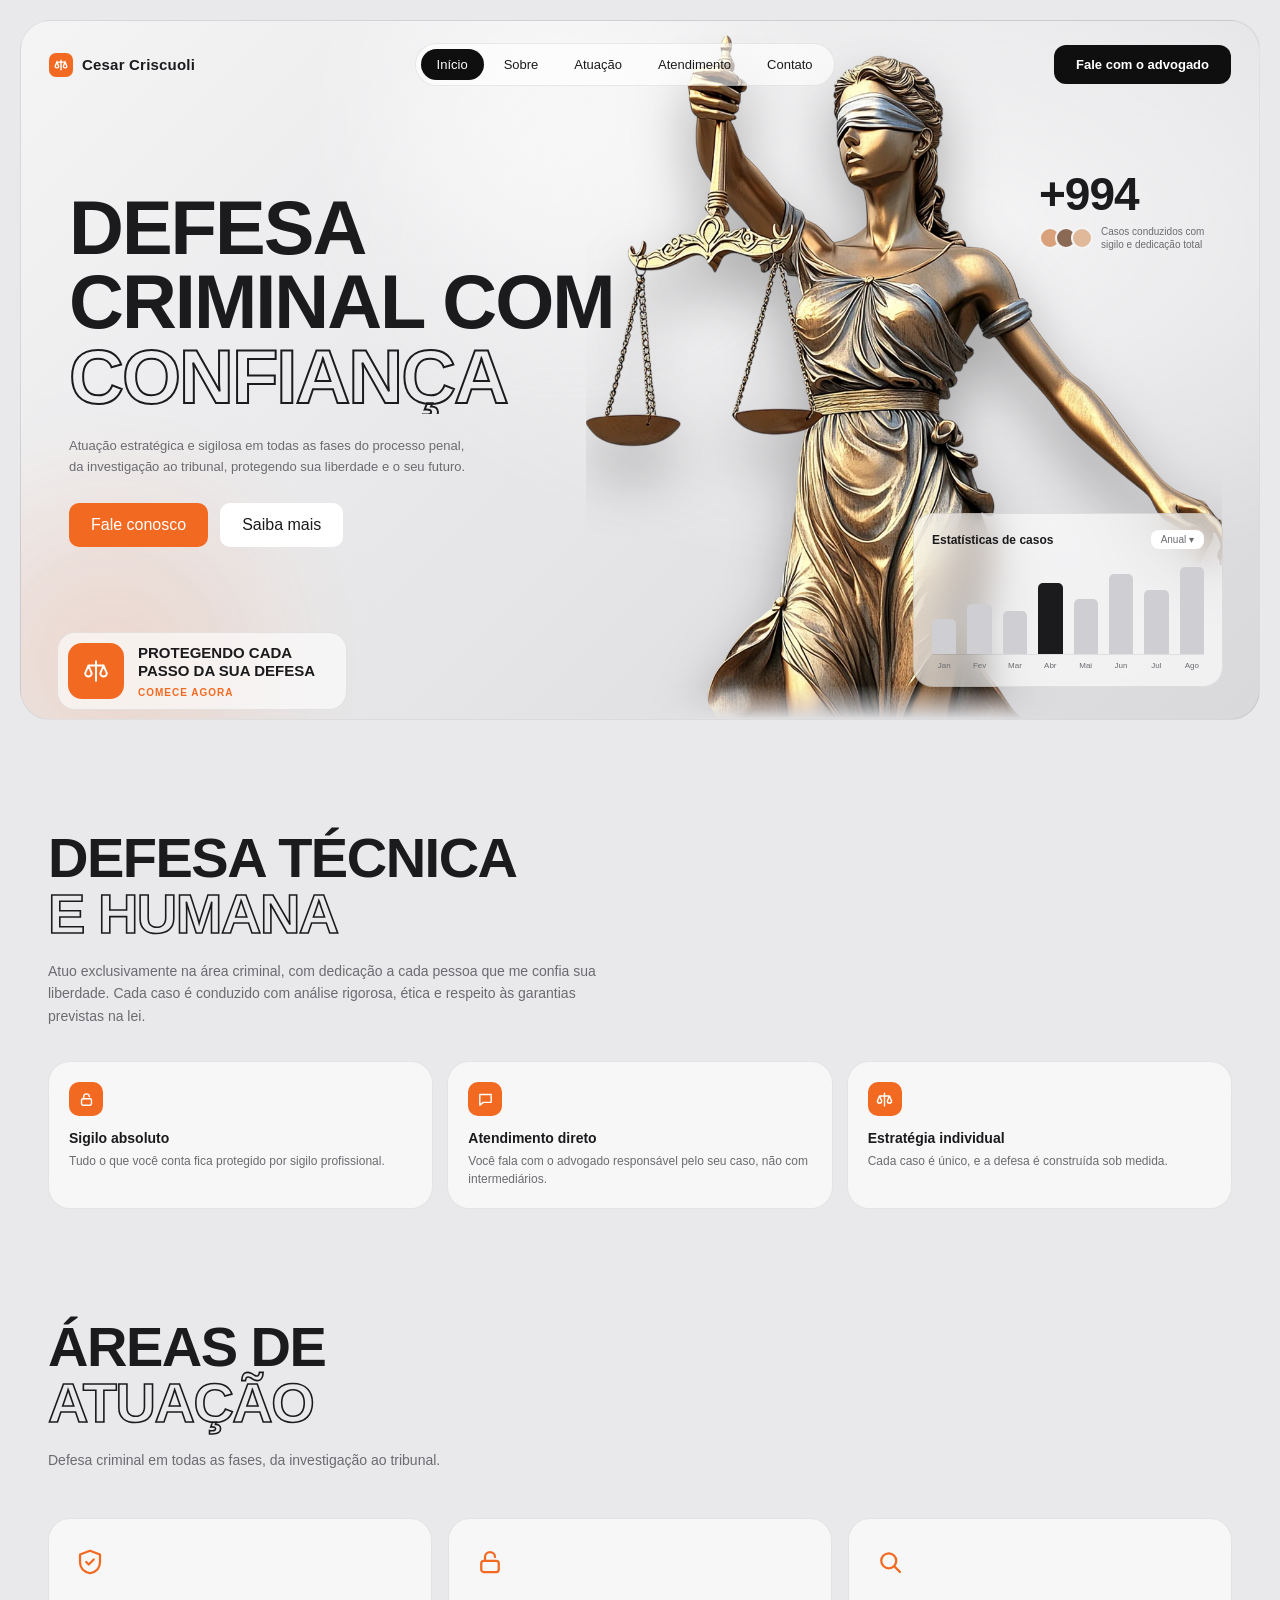
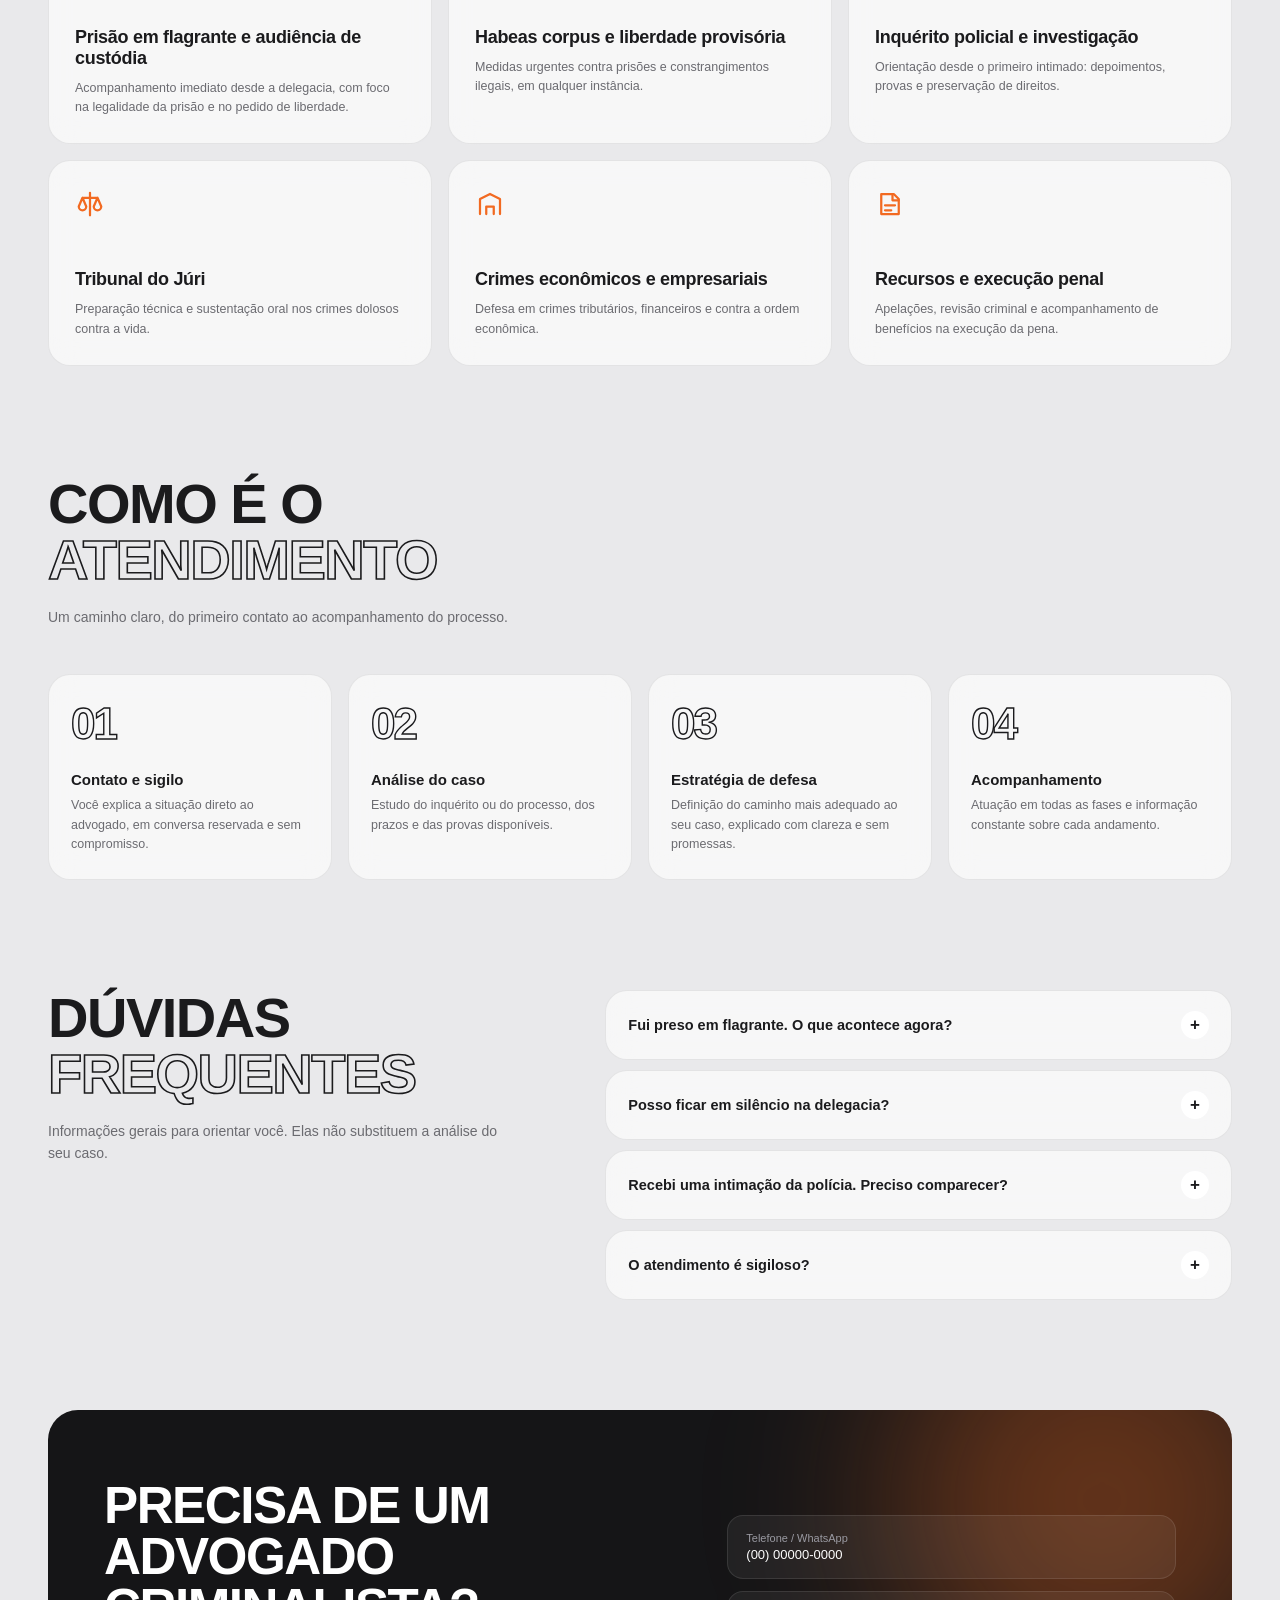
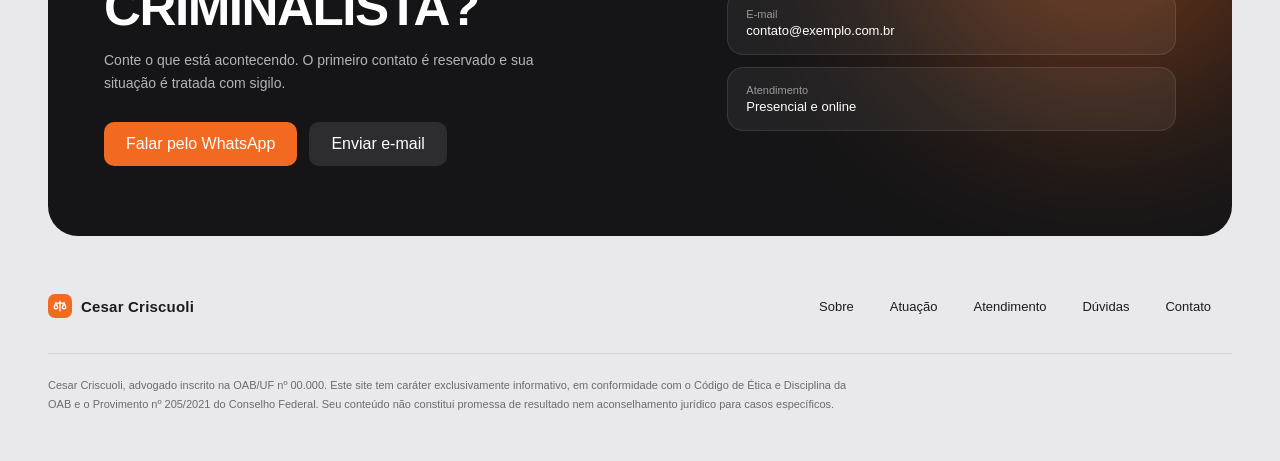
<file: exemplo3/index.html>
<!DOCTYPE html>
<html lang="pt-BR">
<head>
<meta charset="UTF-8">
<meta name="viewport" content="width=device-width, initial-scale=1, viewport-fit=cover">
<title>Cesar Criscuoli | Advogado Criminalista</title>
<style>
:root{--bg:#e9e9eb;--stage1:#f4f4f5;--stage2:#d9d9dc;--ink:#1b1b1d;--mut:#6b6b70;--acc:#f26a21;--acc2:#d9540f;--card:rgba(255,255,255,.62);--line:rgba(0,0,0,.08);--btn:#0f0f10;--btnt:#fff;--ghost:#fff;--bar:#cfcfd3;
box-sizing:border-box;padding-top:env(safe-area-inset-top,0px);padding-bottom:env(safe-area-inset-bottom,0px)}
@media (prefers-color-scheme:dark){:root:not([data-theme="light"]){--bg:#101011;--stage1:#2a2a2d;--stage2:#18181a;--ink:#f2f2f3;--mut:#a1a1a8;--card:rgba(40,40,44,.65);--line:rgba(255,255,255,.1);--btn:#f2f2f3;--btnt:#111;--ghost:#2c2c30;--bar:#4a4a50}}
:root[data-theme="dark"]{--bg:#101011;--stage1:#2a2a2d;--stage2:#18181a;--ink:#f2f2f3;--mut:#a1a1a8;--card:rgba(40,40,44,.65);--line:rgba(255,255,255,.1);--btn:#f2f2f3;--btnt:#111;--ghost:#2c2c30;--bar:#4a4a50}
*{box-sizing:border-box;margin:0}
html{scroll-padding-top:env(safe-area-inset-top,0px)}
body{background:var(--bg);color:var(--ink);font-family:"Helvetica Neue",Inter,Arial,sans-serif;padding:20px;min-height:100vh}
.stage{position:relative;max-width:1240px;margin:0 auto;min-height:700px;border-radius:30px;overflow:hidden;background:radial-gradient(900px 500px at 75% 30%,var(--stage1),transparent 70%),linear-gradient(135deg,var(--stage1),var(--stage2));border:1px solid var(--line);isolation:isolate}
.blob{position:absolute;border-radius:50%;filter:blur(70px);z-index:-1;opacity:.55;animation:drift 14s ease-in-out infinite alternate}
.b1{width:340px;height:340px;background:#fff;top:-80px;left:30%}
.b2{width:300px;height:300px;background:rgba(242,106,33,.25);bottom:-90px;left:-60px;animation-delay:-5s}
@keyframes drift{to{transform:translate(50px,40px) scale(1.15)}}
/* nav */
nav{position:absolute;top:22px;left:28px;right:28px;display:flex;align-items:center;justify-content:space-between;z-index:5;animation:down .9s cubic-bezier(.2,.8,.2,1) both}
@keyframes down{from{opacity:0;transform:translateY(-24px)}}
.logo{display:flex;align-items:center;gap:9px;font-weight:700;font-size:15px;letter-spacing:.2px}
.logo i{width:24px;height:24px;border-radius:7px;background:var(--acc);display:grid;place-items:center}
.logo svg{width:14px;height:14px}
.menu{display:flex;gap:4px;padding:5px;border-radius:999px;background:var(--card);backdrop-filter:blur(12px);border:1px solid var(--line)}
.menu a{font-size:13px;color:var(--ink);text-decoration:none;padding:8px 16px;border-radius:999px;transition:background .3s,color .3s}
.menu a:hover,.menu a.on{background:var(--btn);color:var(--btnt)}
.login{background:var(--btn);color:var(--btnt);border:0;border-radius:12px;padding:12px 22px;font-size:13px;font-weight:600;cursor:pointer;transition:transform .3s,box-shadow .3s}
.login:hover{transform:translateY(-2px);box-shadow:0 10px 24px rgba(0,0,0,.25)}
/* copy */
.copy{position:absolute;left:48px;top:170px;max-width:560px;z-index:3}
h1{font-size:clamp(40px,6vw,76px);line-height:.98;font-weight:800;letter-spacing:-2px;text-transform:uppercase}
h1 .l{display:block;overflow:hidden}
h1 .l span{display:block;transform:translateY(105%);animation:up 1s cubic-bezier(.2,.8,.2,1) forwards}
h1 .l:nth-child(2) span{animation-delay:.12s}h1 .l:nth-child(3) span{animation-delay:.24s}
h1 .out{color:transparent;-webkit-text-stroke:2px var(--ink);transition:color .5s}
h1 .out:hover{color:var(--ink)}
@keyframes up{to{transform:none}}
.sub{margin-top:22px;max-width:400px;font-size:13px;line-height:1.55;color:var(--mut)}
.cta{display:flex;gap:12px;margin-top:26px}
.btn{font:600 13px inherit;font-family:inherit;border:0;border-radius:10px;padding:13px 22px;cursor:pointer;position:relative;overflow:hidden;transition:transform .3s,box-shadow .3s}
.btn.p{background:var(--acc);color:#fff}
.btn.p::after{content:"";position:absolute;inset:0;background:linear-gradient(110deg,transparent 30%,rgba(255,255,255,.45) 50%,transparent 70%);transform:translateX(-120%);animation:shine 3.5s 2s infinite}
@keyframes shine{to{transform:translateX(120%)}}
.btn.p:hover{background:var(--acc2);transform:translateY(-3px);box-shadow:0 12px 26px rgba(242,106,33,.4)}
.btn.g{background:var(--ghost);color:var(--ink)}
.btn.g:hover{transform:translateY(-3px);box-shadow:0 10px 22px rgba(0,0,0,.15)}
.fade{opacity:0;animation:in .9s cubic-bezier(.2,.8,.2,1) forwards}
@keyframes in{from{opacity:0;transform:translateY(26px)}to{opacity:1;transform:none}}
/* statue */
.statue{position:absolute;right:3%;bottom:0;height:98%;width:auto;aspect-ratio:1023/1100;z-index:1;opacity:0;transform-origin:50% 100%;animation:rise 1.4s .3s cubic-bezier(.2,.8,.2,1) forwards,sway 7s 1.8s ease-in-out infinite;filter:drop-shadow(0 30px 28px rgba(0,0,0,.3));-webkit-mask-image:linear-gradient(to top,transparent 0,#000 5%);mask-image:linear-gradient(to top,transparent 0,#000 5%)}
@keyframes rise{from{opacity:0;transform:translateY(60px) scale(.96)}to{opacity:1;transform:none}}
@keyframes sway{0%,100%{transform:rotate(-.8deg)}50%{transform:rotate(.8deg) translateY(-6px)}}
/* stat */
.stat{position:absolute;right:48px;top:150px;z-index:3;text-align:left;animation-delay:1s}
.stat b{display:block;font-size:46px;font-weight:700;letter-spacing:-1px;line-height:1}
.faces{display:flex;align-items:center;gap:8px;margin-top:8px}
.faces span{display:flex}
.faces i{width:22px;height:22px;border-radius:50%;border:2px solid var(--stage1);margin-left:-6px;background:#c98;}
.faces i:nth-child(1){background:#d9a27c;margin:0}.faces i:nth-child(2){background:#8a6a55}.faces i:nth-child(3){background:#e0b89a}
.faces small{font-size:10px;line-height:1.3;color:var(--mut);max-width:110px}
/* person card */
.person{position:absolute;left:36px;bottom:9px;z-index:3;display:flex;align-items:center;gap:14px;padding:10px 18px 10px 10px;border-radius:18px;background:var(--card);backdrop-filter:blur(14px);border:1px solid var(--line);animation-delay:1.2s;transition:transform .4s}
.person:hover{transform:translateY(-5px)}
.ph{width:56px;height:56px;border-radius:14px;background:var(--acc);display:grid;place-items:center;flex:none}
.ph svg{width:26px;height:26px}
.ph .ico{position:absolute;top:6px;left:6px;width:18px;height:18px;border-radius:50%;background:#fff;display:grid;place-items:center;font-size:10px}
.person h4{font-size:15px;line-height:1.15;font-weight:700;text-transform:uppercase;max-width:190px}
.person p{font-size:10px;letter-spacing:1px;margin-top:8px;font-weight:700;color:var(--acc);cursor:pointer}
/* chart card */
.chart{position:absolute;right:36px;bottom:32px;width:310px;z-index:3;padding:16px 18px;border-radius:20px;background:var(--card);backdrop-filter:blur(16px);border:1px solid var(--line);animation-delay:1.4s;transition:transform .4s}
.chart:hover{transform:translateY(-5px)}
.ch{display:flex;justify-content:space-between;align-items:center;font-size:12px;font-weight:600}
.ch em{font-style:normal;font-size:10px;font-weight:500;padding:4px 10px;border-radius:8px;background:var(--ghost);color:var(--mut)}
.bars{display:flex;align-items:flex-end;gap:11px;height:92px;margin-top:14px;border-bottom:1px solid var(--line)}
.bars div{flex:1;height:var(--h);background:var(--bar);border-radius:5px 5px 0 0;transform:scaleY(0);transform-origin:bottom;animation:grow .9s cubic-bezier(.2,.8,.2,1) forwards;animation-delay:calc(1.8s + var(--i)*.09s);transition:background .3s}
.bars div:hover{background:var(--acc)}
.bars div.hi{background:var(--ink)}
@keyframes grow{to{transform:scaleY(1)}}
.mo{display:flex;gap:11px;margin-top:6px;font-size:8px;color:var(--mut)}.mo span{flex:1;text-align:center}
/* mobile */
@media(max-width:900px){
 body{padding:10px}.stage{min-height:980px;border-radius:24px}
 .menu{display:none}.copy{left:22px;right:22px;top:110px}
 .stat{right:22px;bottom:300px}
 .statue{right:-12%;height:50%;bottom:150px}
 .person{left:16px;bottom:16px;right:16px}.chart{display:none}
}
@media(max-width:700px){
 .stat{top:70%;right:370px;bottom:300px}
}
@media(prefers-reduced-motion:reduce){*,*::before,*::after{animation-duration:.01ms!important;animation-iteration-count:1!important;transition:none!important}.fade,.statue,.bars div,h1 .l span{opacity:1;transform:none}}
:focus-visible{outline:2px solid var(--acc);outline-offset:3px}

/* ===== seções ===== */
html{scroll-behavior:smooth}
.wrap{max-width:1240px;margin:0 auto}
.sec{padding:110px 28px 0}
.hd{max-width:640px}
.hd h2{font-size:clamp(32px,4.4vw,56px);line-height:1;font-weight:800;letter-spacing:-1.5px;text-transform:uppercase}
.hd h2 .out{color:transparent;-webkit-text-stroke:1.6px var(--ink);display:block}
.hd p{margin-top:18px;font-size:14px;line-height:1.6;color:var(--mut);max-width:460px}
.rv{opacity:0;transform:translateY(34px);transition:opacity .9s cubic-bezier(.2,.8,.2,1),transform .9s cubic-bezier(.2,.8,.2,1);transition-delay:var(--d,0s)}
.rv.in{opacity:1;transform:none}
.glass{background:var(--card);backdrop-filter:blur(14px);border:1px solid var(--line);border-radius:22px}
/* sobre */
.about{display:block}
.portrait{position:relative;aspect-ratio:4/5;border-radius:26px;overflow:hidden;background:linear-gradient(160deg,var(--stage1),var(--stage2));border:1px solid var(--line)}
.portrait img{position:absolute;left:0;bottom:0;width:100%;height:96%;object-fit:contain;object-position:50% 100%;transition:transform 1.2s cubic-bezier(.2,.8,.2,1)}
.portrait:hover img{transform:scale(1.04)}
.ph img{position:absolute;left:0;bottom:0;width:100%;height:100%;object-fit:cover;object-position:50% 12%}
.portrait .tag{position:absolute;left:14px;bottom:14px;right:14px;padding:12px 16px;font-size:12px;display:flex;justify-content:space-between;gap:10px}
.portrait .tag b{font-size:14px}
.about .hd{max-width:720px}.about .hd p{max-width:560px}
.pillars{display:grid;grid-template-columns:repeat(3,1fr);gap:14px;margin-top:34px}
.pillar{padding:20px;transition:transform .4s,box-shadow .4s}
.pillar:hover{transform:translateY(-6px);box-shadow:0 18px 34px rgba(0,0,0,.12)}
.pillar i{display:grid;place-items:center;width:34px;height:34px;border-radius:10px;background:var(--acc);margin-bottom:14px}
.pillar i svg{width:17px;height:17px}
.pillar h4{font-size:14px;margin-bottom:6px}
.pillar p{font-size:12px;line-height:1.5;color:var(--mut)}
/* atuação */
.areas{display:grid;grid-template-columns:repeat(3,1fr);gap:16px;margin-top:46px}
.area{padding:28px 26px 26px;position:relative;overflow:hidden;transition:transform .45s,background .45s,color .45s,box-shadow .45s;cursor:default}
.area::before{content:"";position:absolute;left:0;top:0;height:3px;width:0;background:var(--acc);transition:width .6s cubic-bezier(.2,.8,.2,1)}
.area:hover{transform:translateY(-8px);background:var(--btn);color:var(--btnt);box-shadow:0 24px 44px rgba(0,0,0,.2)}
.area:hover::before{width:100%}
.area svg{width:30px;height:30px;margin-bottom:46px;stroke:var(--acc)}
.area h3{font-size:18px;letter-spacing:-.3px;margin-bottom:10px}
.area p{font-size:12.5px;line-height:1.55;color:var(--mut);transition:color .45s}
.area:hover p{color:inherit;opacity:.78}
/* atendimento */
.steps{display:grid;grid-template-columns:repeat(4,1fr);gap:16px;margin-top:46px;position:relative}
.step{padding:24px 22px}
.step b{display:block;font-size:44px;font-weight:800;letter-spacing:-2px;color:transparent;-webkit-text-stroke:1.4px var(--ink);margin-bottom:22px;transition:color .5s}
.step:hover b{color:var(--acc);-webkit-text-stroke-color:var(--acc)}
.step h4{font-size:15px;margin-bottom:8px}
.step p{font-size:12.5px;line-height:1.55;color:var(--mut)}
/* faq */
.faq{display:grid;grid-template-columns:1fr 1.25fr;gap:56px;align-items:start}
.qs{display:grid;gap:10px}
details.q{padding:0 22px;transition:background .3s}
details.q summary{list-style:none;cursor:pointer;padding:20px 0;font-size:14.5px;font-weight:600;display:flex;justify-content:space-between;gap:16px;align-items:center}
details.q summary::-webkit-details-marker{display:none}
details.q summary::after{content:"+";flex:none;width:28px;height:28px;border-radius:50%;background:var(--ghost);display:grid;place-items:center;font-size:17px;transition:transform .4s,background .3s,color .3s}
details.q[open] summary::after{transform:rotate(135deg);background:var(--acc);color:#fff}
details.q p{padding:0 0 22px;font-size:13px;line-height:1.65;color:var(--mut);animation:in .5s cubic-bezier(.2,.8,.2,1)}
/* contato */
.cta-panel{position:relative;overflow:hidden;border-radius:30px;padding:70px 56px;background:#151517;color:#fff;display:grid;grid-template-columns:1.3fr 1fr;gap:40px;align-items:center;isolation:isolate}
.cta-panel::before{content:"";position:absolute;width:420px;height:420px;border-radius:50%;background:rgba(242,106,33,.35);filter:blur(90px);right:-80px;top:-120px;z-index:-1;animation:drift 12s ease-in-out infinite alternate}
.cta-panel h2{font-size:clamp(30px,4vw,52px);line-height:1;font-weight:800;letter-spacing:-1.5px;text-transform:uppercase}
.cta-panel>div>p{margin-top:16px;font-size:14px;line-height:1.6;color:#b4b4ba;max-width:440px}
.cta-panel .cta{margin-top:28px;flex-wrap:wrap}
.cta-panel .btn.g{background:rgba(255,255,255,.1);color:#fff}
.cta-panel a.btn{text-decoration:none;display:inline-block}
.info{display:grid;gap:12px}
.info div{padding:16px 18px;border-radius:16px;background:rgba(255,255,255,.06);border:1px solid rgba(255,255,255,.1);font-size:13px;transition:background .3s,transform .3s}
.info div:hover{background:rgba(255,255,255,.12);transform:translateX(6px)}
.info small{display:block;font-size:11px;color:#9a9aa2;margin-bottom:3px}
footer{padding:50px 28px 28px}
.ft{display:flex;justify-content:space-between;align-items:center;gap:20px;flex-wrap:wrap;padding-bottom:26px;border-bottom:1px solid var(--line)}
.ft .menu{background:none;border:0;backdrop-filter:none}
.legal{margin-top:22px;font-size:11px;line-height:1.7;color:var(--mut);max-width:820px}
@media(max-width:900px){
 .sec{padding:80px 12px 0}.about,.faq,.cta-panel{grid-template-columns:1fr;gap:34px}
 .areas,.pillars{grid-template-columns:1fr}.steps{grid-template-columns:1fr 1fr}
 .cta-panel{padding:44px 26px}.ft .menu{display:flex;flex-wrap:wrap}footer{padding:40px 12px 20px}
}
@media(max-width:520px){.steps{grid-template-columns:1fr}}
@media(prefers-reduced-motion:reduce){.rv{opacity:1;transform:none}html{scroll-behavior:auto}}
</style>
</head>
<body>
<section class="stage" id="stage">
  <div class="blob b1"></div><div class="blob b2"></div>

  <nav>
    <div class="logo"><i><svg viewBox="0 0 24 24" fill="none" stroke="#fff" stroke-width="2.4"><path d="M12 3v18M5 7h14M5 7l-3 7a3 3 0 006 0zM19 7l-3 7a3 3 0 006 0z"/></svg></i>Cesar Criscuoli</div>
    <div class="menu"><a class="on" href="#">Início</a><a href="#sobre">Sobre</a><a href="#atuacao">Atuação</a><a href="#atendimento">Atendimento</a><a href="#contato">Contato</a></div>
    <a class="login" href="#contato" style="text-decoration:none">Fale com o advogado</a>
  </nav>

  <div class="copy">
    <h1><span class="l"><span>Defesa</span></span><span class="l"><span>criminal com</span></span><span class="l"><span class="out">confiança</span></span></h1>
    <p class="sub fade" style="animation-delay:.7s">Atuação estratégica e sigilosa em todas as fases do processo penal, da investigação ao tribunal, protegendo sua liberdade e o seu futuro.</p>
    <div class="cta fade" style="animation-delay:.9s"><a class="btn p" href="#contato" style="text-decoration:none">Fale conosco</a><a class="btn g" href="#atuacao" style="text-decoration:none">Saiba mais</a></div>
  </div>

  <img class="statue" alt="Estátua da Justiça" width="1023" height="1100" src="[data-uri]">

  <div class="stat fade"><b id="n">0</b><div class="faces"><span><i></i><i></i><i></i></span><small>Casos conduzidos com sigilo e dedicação total</small></div></div>

  <div class="person fade">
    <div class="ph"><svg viewBox="0 0 24 24" fill="none" stroke="#fff" stroke-width="1.8" stroke-linecap="round" stroke-linejoin="round"><path d="M12 3v18M5 7h14M5 7l-3 7a3 3 0 006 0zM19 7l-3 7a3 3 0 006 0z"/></svg></div>
    <div><h4>Protegendo cada passo da sua defesa</h4><p>COMECE AGORA</p></div>
  </div>

  <div class="chart fade">
    <div class="ch">Estatísticas de casos<em>Anual ▾</em></div>
    <div class="bars">
      <div style="--h:38%;--i:0"></div><div style="--h:55%;--i:1"></div><div style="--h:47%;--i:2"></div><div style="--h:78%;--i:3" class="hi"></div><div style="--h:60%;--i:4"></div><div style="--h:88%;--i:5"></div><div style="--h:70%;--i:6"></div><div style="--h:96%;--i:7"></div>
    </div>
    <div class="mo"><span>Jan</span><span>Fev</span><span>Mar</span><span>Abr</span><span>Mai</span><span>Jun</span><span>Jul</span><span>Ago</span></div>
  </div>
</section>

<main class="wrap">
<section class="sec" id="sobre"><div class="about">
  <div><div class="hd rv"><h2>Defesa técnica<span class="out">e humana</span></h2><p>Atuo exclusivamente na área criminal, com dedicação a cada pessoa que me confia sua liberdade. Cada caso é conduzido com análise rigorosa, ética e respeito às garantias previstas na lei.</p></div>
  <div class="pillars"><div class="pillar glass rv" style="--d:0.0s"><i><svg viewBox="0 0 24 24" fill="none" stroke="#fff" stroke-width="2" stroke-linecap="round" stroke-linejoin="round"><rect x="5" y="11" width="14" height="9" rx="2"/><path d="M8 11V8a4 4 0 018 0"/></svg></i><h4>Sigilo absoluto</h4><p>Tudo o que você conta fica protegido por sigilo profissional.</p></div><div class="pillar glass rv" style="--d:0.1s"><i><svg viewBox="0 0 24 24" fill="none" stroke="#fff" stroke-width="2" stroke-linecap="round" stroke-linejoin="round"><path d="M4 5h16v11H9l-5 4z"/></svg></i><h4>Atendimento direto</h4><p>Você fala com o advogado responsável pelo seu caso, não com intermediários.</p></div><div class="pillar glass rv" style="--d:0.2s"><i><svg viewBox="0 0 24 24" fill="none" stroke="#fff" stroke-width="2" stroke-linecap="round" stroke-linejoin="round"><path d="M12 3v18M5 7h14M5 7l-3 7a3 3 0 006 0zM19 7l-3 7a3 3 0 006 0z"/></svg></i><h4>Estratégia individual</h4><p>Cada caso é único, e a defesa é construída sob medida.</p></div></div></div>
</div></section>

<section class="sec" id="atuacao"><div class="hd rv"><h2>Áreas de<span class="out">atuação</span></h2><p>Defesa criminal em todas as fases, da investigação ao tribunal.</p></div><div class="areas"><article class="area glass rv" style="--d:0.0s"><svg viewBox="0 0 24 24" fill="none" stroke-width="1.8" stroke-linecap="round" stroke-linejoin="round"><path d="M12 3l8 3v6c0 5-3.5 8-8 9-4.5-1-8-4-8-9V6z"/><path d="M9 12l2 2 4-4"/></svg><h3>Prisão em flagrante e audiência de custódia</h3><p>Acompanhamento imediato desde a delegacia, com foco na legalidade da prisão e no pedido de liberdade.</p></article><article class="area glass rv" style="--d:0.08s"><svg viewBox="0 0 24 24" fill="none" stroke-width="1.8" stroke-linecap="round" stroke-linejoin="round"><rect x="5" y="11" width="14" height="9" rx="2"/><path d="M8 11V8a4 4 0 018 0"/></svg><h3>Habeas corpus e liberdade provisória</h3><p>Medidas urgentes contra prisões e constrangimentos ilegais, em qualquer instância.</p></article><article class="area glass rv" style="--d:0.16s"><svg viewBox="0 0 24 24" fill="none" stroke-width="1.8" stroke-linecap="round" stroke-linejoin="round"><circle cx="11" cy="11" r="6"/><path d="M20 20l-4.5-4.5"/></svg><h3>Inquérito policial e investigação</h3><p>Orientação desde o primeiro intimado: depoimentos, provas e preservação de direitos.</p></article><article class="area glass rv" style="--d:0.0s"><svg viewBox="0 0 24 24" fill="none" stroke-width="1.8" stroke-linecap="round" stroke-linejoin="round"><path d="M12 3v18M6 7h12M6 7l-3 7a3 3 0 006 0zM18 7l-3 7a3 3 0 006 0z"/></svg><h3>Tribunal do Júri</h3><p>Preparação técnica e sustentação oral nos crimes dolosos contra a vida.</p></article><article class="area glass rv" style="--d:0.08s"><svg viewBox="0 0 24 24" fill="none" stroke-width="1.8" stroke-linecap="round" stroke-linejoin="round"><path d="M4 20V8l8-4 8 4v12"/><path d="M9 20v-6h6v6"/></svg><h3>Crimes econômicos e empresariais</h3><p>Defesa em crimes tributários, financeiros e contra a ordem econômica.</p></article><article class="area glass rv" style="--d:0.16s"><svg viewBox="0 0 24 24" fill="none" stroke-width="1.8" stroke-linecap="round" stroke-linejoin="round"><path d="M5 4h10l4 4v12H5z"/><path d="M14 4v5h5M8 13h8M8 17h5"/></svg><h3>Recursos e execução penal</h3><p>Apelações, revisão criminal e acompanhamento de benefícios na execução da pena.</p></article></div></section>

<section class="sec" id="atendimento"><div class="hd rv"><h2>Como é o<span class="out">atendimento</span></h2><p>Um caminho claro, do primeiro contato ao acompanhamento do processo.</p></div><div class="steps"><div class="step glass rv" style="--d:0.0s"><b>01</b><h4>Contato e sigilo</h4><p>Você explica a situação direto ao advogado, em conversa reservada e sem compromisso.</p></div><div class="step glass rv" style="--d:0.1s"><b>02</b><h4>Análise do caso</h4><p>Estudo do inquérito ou do processo, dos prazos e das provas disponíveis.</p></div><div class="step glass rv" style="--d:0.2s"><b>03</b><h4>Estratégia de defesa</h4><p>Definição do caminho mais adequado ao seu caso, explicado com clareza e sem promessas.</p></div><div class="step glass rv" style="--d:0.30000000000000004s"><b>04</b><h4>Acompanhamento</h4><p>Atuação em todas as fases e informação constante sobre cada andamento.</p></div></div></section>

<section class="sec" id="duvidas"><div class="faq"><div class="hd rv"><h2>Dúvidas<span class="out">frequentes</span></h2><p>Informações gerais para orientar você. Elas não substituem a análise do seu caso.</p></div><div class="qs"><details class="q glass rv" style="--d:0.0s"><summary>Fui preso em flagrante. O que acontece agora?</summary><p>A prisão deve ser comunicada ao juiz, e a pessoa presa deve ser apresentada em audiência de custódia, em regra em até 24 horas. Nessa audiência se avalia a legalidade da prisão e se ela deve ser mantida. A presença de advogado é um direito.</p></details><details class="q glass rv" style="--d:0.08s"><summary>Posso ficar em silêncio na delegacia?</summary><p>Sim. O direito ao silêncio é garantido pela Constituição, e o silêncio não pode ser usado contra você. Antes de prestar qualquer depoimento, converse com um advogado.</p></details><details class="q glass rv" style="--d:0.16s"><summary>Recebi uma intimação da polícia. Preciso comparecer?</summary><p>Em geral, sim, mas você pode comparecer acompanhado de advogado. Avaliar a intimação antes evita erros que comprometem a defesa.</p></details><details class="q glass rv" style="--d:0.24s"><summary>O atendimento é sigiloso?</summary><p>Sim. O sigilo profissional é uma obrigação ética e legal do advogado, e tudo o que for tratado na consulta é confidencial.</p></details></div></div></section>

<section class="sec" id="contato"><div class="cta-panel rv"><div><h2>Precisa de um advogado criminalista?</h2><p>Conte o que está acontecendo. O primeiro contato é reservado e sua situação é tratada com sigilo.</p>
<div class="cta"><a class="btn p" href="https://wa.me/5500000000000" target="_blank" rel="noopener">Falar pelo WhatsApp</a><a class="btn g" href="mailto:contato@exemplo.com.br">Enviar e-mail</a></div></div>
<div class="info"><div><small>Telefone / WhatsApp</small>(00) 00000-0000</div><div><small>E-mail</small>contato@exemplo.com.br</div><div><small>Atendimento</small>Presencial e online</div></div></div></section>
</main>

<footer class="wrap"><div class="ft"><div class="logo"><i><svg viewBox="0 0 24 24" fill="none" stroke="#fff" stroke-width="2.4"><path d="M12 3v18M5 7h14M5 7l-3 7a3 3 0 006 0zM19 7l-3 7a3 3 0 006 0z"/></svg></i>Cesar Criscuoli</div>
<div class="menu"><a href="#sobre">Sobre</a><a href="#atuacao">Atuação</a><a href="#atendimento">Atendimento</a><a href="#duvidas">Dúvidas</a><a href="#contato">Contato</a></div></div>
<p class="legal">Cesar Criscuoli, advogado inscrito na OAB/UF nº 00.000. Este site tem caráter exclusivamente informativo, em conformidade com o Código de Ética e Disciplina da OAB e o Provimento nº 205/2021 do Conselho Federal. Seu conteúdo não constitui promessa de resultado nem aconselhamento jurídico para casos específicos.</p></footer>
<script>
(function(){
 var els=document.querySelectorAll('.rv');
 if(!('IntersectionObserver' in window)){els.forEach(function(e){e.classList.add('in')});return}
 var io=new IntersectionObserver(function(es){es.forEach(function(e){if(e.isIntersecting){e.target.classList.add('in');io.unobserve(e.target)}})},{threshold:.15});
 els.forEach(function(e){io.observe(e)});
})();
</script>
<script>
(function(){
  var n=document.getElementById('n'),t=1200,s=null;
  function f(ts){if(!s)s=ts;var p=Math.min((ts-s)/1800,1),e=1-Math.pow(1-p,3);n.textContent='+'+Math.round(e*t).toLocaleString('pt-BR');if(p<1)requestAnimationFrame(f)}
  setTimeout(function(){requestAnimationFrame(f)},1000);
  var st=document.getElementById('stage'),sv=st.querySelector('.statue');
  st.addEventListener('mousemove',function(e){var r=st.getBoundingClientRect(),x=(e.clientX-r.left)/r.width-.5,y=(e.clientY-r.top)/r.height-.5;sv.style.translate=(x*-18)+'px '+(y*-10)+'px'});
  st.addEventListener('mouseleave',function(){sv.style.translate='0 0'});
  sv.style.transition='translate .4s ease-out';
})();
</script>
</body>
</html>
</file>
